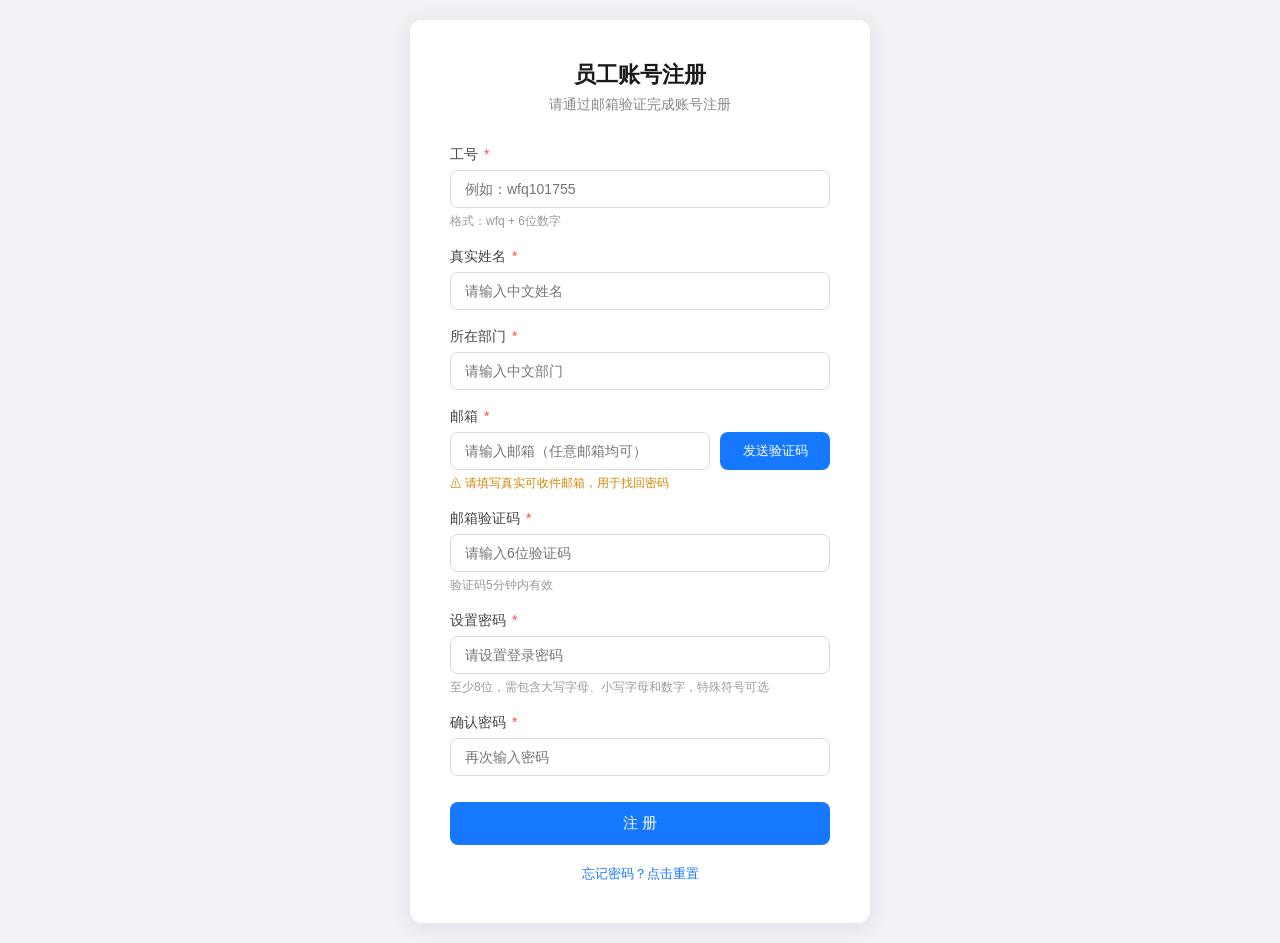
<file: index.html>
﻿<!DOCTYPE html>
<html lang="zh-CN">
<head>
    <meta charset="UTF-8">
    <meta name="viewport" content="width=device-width, initial-scale=1.0">
    <title>员工账号注册</title>
    <style>
        * { box-sizing: border-box; margin: 0; padding: 0; }
        body {
            font-family: -apple-system, 'PingFang SC', 'Microsoft YaHei', sans-serif;
            background: #f0f2f5;
            display: flex;
            justify-content: center;
            align-items: center;
            min-height: 100vh;
            padding: 20px;
        }
        .card {
            background: white;
            border-radius: 12px;
            padding: 40px;
            width: 100%;
            max-width: 460px;
            box-shadow: 0 4px 24px rgba(0,0,0,0.08);
        }
        .header { text-align: center; margin-bottom: 32px; }
        .header h1 { font-size: 22px; color: #1a1a1a; font-weight: 600; }
        .header p { color: #888; font-size: 14px; margin-top: 6px; }
        .form-group { margin-bottom: 18px; }
        label { display: block; font-size: 14px; color: #444; margin-bottom: 6px; font-weight: 500; }
        label .required { color: #ff4d4f; margin-left: 2px; }
        input {
            width: 100%;
            padding: 10px 14px;
            border: 1px solid #d9d9d9;
            border-radius: 8px;
            font-size: 14px;
            color: #333;
            transition: border-color 0.2s;
            outline: none;
        }
        input:focus { border-color: #1677ff; box-shadow: 0 0 0 2px rgba(22,119,255,0.1); }
        input.error { border-color: #ff4d4f; }
        .hint { font-size: 12px; color: #999; margin-top: 5px; }
        .email-hint {
            color: #d48806;
            white-space: nowrap;
            overflow: hidden;
            text-overflow: ellipsis;
        }
        .code-row { display: flex; gap: 10px; }
        .code-row input { flex: 1; }
        #sendCodeBtn {
            padding: 10px 16px;
            background: #1677ff;
            color: white;
            border: none;
            border-radius: 8px;
            font-size: 13px;
            cursor: pointer;
            white-space: nowrap;
            min-width: 110px;
            transition: background 0.2s;
        }
        #sendCodeBtn:hover:not(:disabled) { background: #0958d9; }
        #sendCodeBtn:disabled { background: #b0c4e8; cursor: not-allowed; }
        #submitBtn {
            width: 100%;
            padding: 12px;
            background: #1677ff;
            color: white;
            border: none;
            border-radius: 8px;
            font-size: 15px;
            font-weight: 500;
            cursor: pointer;
            margin-top: 8px;
            transition: background 0.2s;
        }
        #submitBtn:hover:not(:disabled) { background: #0958d9; }
        #submitBtn:disabled { background: #b0c4e8; cursor: not-allowed; }
        .message {
            padding: 12px 16px;
            border-radius: 8px;
            font-size: 14px;
            margin-bottom: 16px;
            display: none;
        }
        .message.success { background: #f6ffed; border: 1px solid #b7eb8f; color: #389e0d; }
        .message.error   { background: #fff2f0; border: 1px solid #ffccc7; color: #cf1322; }
        .message.show    { display: block; }
        .success-panel { text-align: center; display: none; }
        .success-panel.show { display: block; }
        .success-icon { font-size: 56px; margin-bottom: 16px; }
        .success-panel h2 { color: #389e0d; margin-bottom: 8px; }
        .success-panel p { color: #666; font-size: 14px; }
        .footer-link { text-align: center; margin-top: 20px; font-size: 13px; color: #999; }
        .footer-link a { color: #1677ff; text-decoration: none; }
        .footer-link a:hover { text-decoration: underline; }
    </style>
</head>
<body>
<div class="card">
    <div class="header">
        <h1>员工账号注册</h1>
        <!-- 改：任意邮箱均可，不限公司邮箱 -->
        <p>请通过邮箱验证完成账号注册</p>
    </div>

    <div id="message" class="message"></div>

    <form id="registerForm">

        <!-- 工号 -->
        <div class="form-group">
            <label>工号 <span class="required">*</span></label>
            <input type="text" id="employeeId" placeholder="例如：wfq101755" maxlength="9">
            <div class="hint">格式：wfq + 6位数字</div>
        </div>

        <!-- 姓名：限1-5个字符 -->
        <div class="form-group">
            <label>真实姓名 <span class="required">*</span></label>
            <input type="text" id="fullName" placeholder="请输入中文姓名" maxlength="5" oninput="filterChineseInput(this)">
        </div>

        <!-- 部门：限1-5个字符，新增字段 -->
        <div class="form-group">
            <label>所在部门 <span class="required">*</span></label>
            <input type="text" id="department" placeholder="请输入中文部门" maxlength="5" oninput="filterChineseInput(this)">
        </div>

        <!-- 邮箱：任意邮箱均可 -->
        <div class="form-group">
            <label>邮箱 <span class="required">*</span></label>
            <div class="code-row">
                <input type="email" id="email" placeholder="请输入邮箱（任意邮箱均可）">
                <button type="button" id="sendCodeBtn" onclick="sendCode()">发送验证码</button>
            </div>
            <!-- 需求1：提示此邮箱用于找回密码 -->
            <div class="hint email-hint">
                ⚠ 请填写真实可收件邮箱，用于找回密码
            </div>
        </div>

        <!-- 验证码 -->
        <div class="form-group">
            <label>邮箱验证码 <span class="required">*</span></label>
            <input type="text" id="code" placeholder="请输入6位验证码" maxlength="6">
            <div class="hint">验证码5分钟内有效</div>
        </div>

        <!-- 密码 -->
        <div class="form-group">
            <label>设置密码 <span class="required">*</span></label>
            <input type="password" id="password" placeholder="请设置登录密码">
            <div class="hint">至少8位，需包含大写字母、小写字母和数字，特殊符号可选</div>
        </div>

        <!-- 确认密码 -->
        <div class="form-group">
            <label>确认密码 <span class="required">*</span></label>
            <input type="password" id="confirmPassword" placeholder="再次输入密码">
        </div>

        <button type="button" id="submitBtn" onclick="submitRegister()">注 册</button>
    </form>

    <!-- 底部入口：忘记密码 -->
    <div class="footer-link">
        <a href="/reset">忘记密码？点击重置</a>
    </div>

    <!-- 注册成功面板 -->
    <div class="success-panel" id="successPanel">
        <div class="success-icon">✅</div>
        <h2>注册成功！</h2>
        <p id="successMsg"></p>
        <!-- 改：公司系统 → 公司电脑 -->
        <p style="margin-top:12px; color:#999;">请使用工号和刚设置的密码登录公司电脑</p>
    </div>
</div>

<script>
let countdown = 0;

function filterChineseInput(input) {
    input.value = input.value.replace(/[^\u4e00-\u9fff]/g, '').slice(0, 5);
}

function isChineseOnly(value, minLen, maxLen) {
    if (!value || value.length < minLen || value.length > maxLen) return false;
    return /^[\u4e00-\u9fff]+$/.test(value);
}

function showMessage(text, type) {
    const el = document.getElementById('message');
    el.textContent = text;
    el.className = `message ${type} show`;
    setTimeout(() => el.classList.remove('show'), 4000);
}

async function sendCode() {
    const employeeId = document.getElementById('employeeId').value.trim().toLowerCase();
    const fullName   = document.getElementById('fullName').value.trim();
    const email = document.getElementById('email').value.trim();
    const btn = document.getElementById('sendCodeBtn');

    if (!employeeId) return showMessage('请先填写工号', 'error');
    const department = document.getElementById('department').value.trim();

    if (!fullName) return showMessage('请先填写真实姓名', 'error');
    if (!isChineseOnly(fullName, 1, 5))
        return showMessage('姓名只能填写中文，1-5个字', 'error');
    if (!department) return showMessage('请先填写所在部门', 'error');
    if (!isChineseOnly(department, 1, 5))
        return showMessage('部门只能填写中文，1-5个字', 'error');
    if (!email) return showMessage('请先填写邮箱', 'error');

    btn.disabled = true;
    btn.textContent = '发送中...';

    try {
        const res = await fetch('/api/send_code', {
            method: 'POST',
            headers: { 'Content-Type': 'application/json' },
            body: JSON.stringify({ employee_id: employeeId, full_name: fullName, department, email })
        });
        const data = await res.json();
        if (data.success) {
            showMessage(data.message, 'success');
            startCountdown(btn);
        } else {
            showMessage(data.message, 'error');
            btn.disabled = false;
            btn.textContent = '发送验证码';
        }
    } catch(e) {
        showMessage('网络错误，请稍后重试', 'error');
        btn.disabled = false;
        btn.textContent = '发送验证码';
    }
}

function startCountdown(btn) {
    countdown = 60;
    const timer = setInterval(() => {
        btn.textContent = `${--countdown}秒后重试`;
        if (countdown <= 0) {
            clearInterval(timer);
            btn.disabled = false;
            btn.textContent = '重新发送';
        }
    }, 1000);
}

async function submitRegister() {
    const employeeId      = document.getElementById('employeeId').value.trim().toLowerCase();
    const fullName        = document.getElementById('fullName').value.trim();
    const department      = document.getElementById('department').value.trim();
    const email           = document.getElementById('email').value.trim();
    const code            = document.getElementById('code').value.trim();
    const password        = document.getElementById('password').value;
    const confirmPassword = document.getElementById('confirmPassword').value;
    const btn = document.getElementById('submitBtn');

    if (!employeeId || !fullName || !department || !email || !code || !password || !confirmPassword)
        return showMessage('请填写所有必填项', 'error');
    if (password !== confirmPassword)
        return showMessage('两次密码不一致', 'error');

    // 前端也做一次长度校验，提示更快
    if (!isChineseOnly(fullName, 1, 5))
        return showMessage('姓名只能填写中文，1-5个字', 'error');
    if (!isChineseOnly(department, 1, 5))
        return showMessage('部门只能填写中文，1-5个字', 'error');

    btn.disabled = true;
    btn.textContent = '注册中，请稍候...';

    try {
        const res = await fetch('/api/register', {
            method: 'POST',
            headers: { 'Content-Type': 'application/json' },
            body: JSON.stringify({
                employee_id: employeeId,
                full_name: fullName,
                department: department,
                email,
                code,
                password,
                confirm_password: confirmPassword
            })
        });
        const data = await res.json();
        if (data.success) {
            document.getElementById('registerForm').style.display = 'none';
            document.getElementById('successMsg').textContent = `工号 ${employeeId} 已成功创建`;
            document.getElementById('successPanel').classList.add('show');
        } else {
            showMessage(data.message, 'error');
            btn.disabled = false;
            btn.textContent = '注 册';
        }
    } catch(e) {
        showMessage('网络错误，请稍后重试', 'error');
        btn.disabled = false;
        btn.textContent = '注 册';
    }
}
</script>
</body>
</html>
</file>
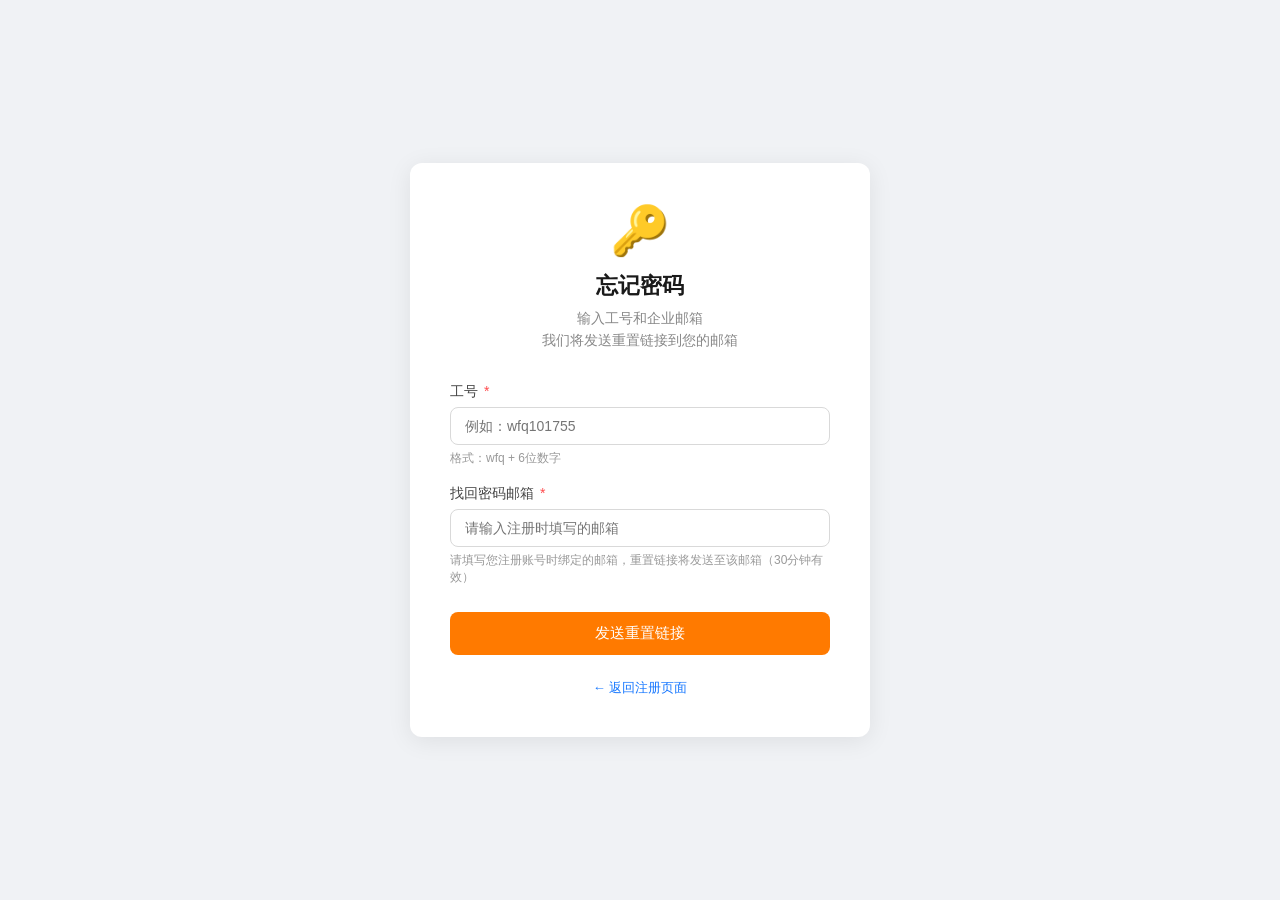
<file: reset.html>
<!DOCTYPE html>
<html lang="zh-CN">
<head>
    <meta charset="UTF-8">
    <meta name="viewport" content="width=device-width, initial-scale=1.0">
    <title>忘记密码 - 申请重置</title>
    <style>
        * { box-sizing: border-box; margin: 0; padding: 0; }
        body {
            font-family: -apple-system, 'PingFang SC', 'Microsoft YaHei', sans-serif;
            background: #f0f2f5;
            display: flex;
            justify-content: center;
            align-items: center;
            min-height: 100vh;
            padding: 20px;
        }
        .card {
            background: white;
            border-radius: 12px;
            padding: 40px;
            width: 100%;
            max-width: 460px;
            box-shadow: 0 4px 24px rgba(0,0,0,0.08);
        }
        .header { text-align: center; margin-bottom: 32px; }
        .header .icon { font-size: 48px; margin-bottom: 12px; }
        .header h1 { font-size: 22px; color: #1a1a1a; font-weight: 600; }
        .header p { color: #888; font-size: 14px; margin-top: 6px; line-height: 1.6; }

        .form-group { margin-bottom: 18px; }
        label { display: block; font-size: 14px; color: #444; margin-bottom: 6px; font-weight: 500; }
        label .required { color: #ff4d4f; margin-left: 2px; }
        input {
            width: 100%;
            padding: 10px 14px;
            border: 1px solid #d9d9d9;
            border-radius: 8px;
            font-size: 14px;
            color: #333;
            transition: border-color 0.2s;
            outline: none;
        }
        input:focus { border-color: #ff7a00; box-shadow: 0 0 0 2px rgba(255,122,0,0.1); }
        .hint { font-size: 12px; color: #999; margin-top: 5px; }

        #submitBtn {
            width: 100%;
            padding: 12px;
            background: #ff7a00;
            color: white;
            border: none;
            border-radius: 8px;
            font-size: 15px;
            font-weight: 500;
            cursor: pointer;
            margin-top: 8px;
            transition: background 0.2s;
        }
        #submitBtn:hover:not(:disabled) { background: #d96800; }
        #submitBtn:disabled { background: #f5c08a; cursor: not-allowed; }

        .message {
            padding: 12px 16px;
            border-radius: 8px;
            font-size: 14px;
            margin-bottom: 16px;
            display: none;
        }
        .message.success { background: #f6ffed; border: 1px solid #b7eb8f; color: #389e0d; }
        .message.error   { background: #fff2f0; border: 1px solid #ffccc7; color: #cf1322; }
        .message.show    { display: block; }

        /* 发送成功后的提示面板 */
        .sent-panel { display: none; text-align: center; }
        .sent-panel.show { display: block; }
        .sent-panel .icon { font-size: 56px; margin-bottom: 16px; }
        .sent-panel h2 { color: #1677ff; margin-bottom: 8px; }
        .sent-panel p { color: #666; font-size: 14px; line-height: 1.8; }

        .footer-link { text-align: center; margin-top: 24px; font-size: 13px; color: #999; }
        .footer-link a { color: #1677ff; text-decoration: none; }
        .footer-link a:hover { text-decoration: underline; }
    </style>
</head>
<body>
<div class="card">
    <div class="header">
        <div class="icon">🔑</div>
        <h1>忘记密码</h1>
        <p>输入工号和企业邮箱<br>我们将发送重置链接到您的邮箱</p>
    </div>

    <div id="message" class="message"></div>

    <!-- 申请表单 -->
    <form id="resetForm">
        <div class="form-group">
            <label>工号 <span class="required">*</span></label>
            <input type="text" id="employeeId" placeholder="例如：wfq101755" maxlength="9">
            <div class="hint">格式：wfq + 6位数字</div>
        </div>

        <div class="form-group">
            <label>找回密码邮箱 <span class="required">*</span></label>
            <input type="email" id="email" placeholder="请输入注册时填写的邮箱">
            <div class="hint">请填写您注册账号时绑定的邮箱，重置链接将发送至该邮箱（30分钟有效）</div>
        </div>

        <button type="button" id="submitBtn" onclick="submitRequest()">发送重置链接</button>
    </form>

    <!-- 发送成功面板 -->
    <div class="sent-panel" id="sentPanel">
        <div class="icon">📧</div>
        <h2>邮件已发送！</h2>
        <p id="sentMsg"></p>
        <p style="margin-top:12px; color:#999; font-size:13px;">
            没收到？请检查垃圾邮件文件夹<br>
            或等待1分钟后重新申请
        </p>
    </div>

    <div class="footer-link">
        <a href="/">← 返回注册页面</a>
    </div>
</div>

<script>
function showMessage(text, type) {
    const el = document.getElementById('message');
    el.textContent = text;
    el.className = `message ${type} show`;
    setTimeout(() => el.classList.remove('show'), 5000);
}

async function submitRequest() {
    const employeeId = document.getElementById('employeeId').value.trim().toLowerCase();
    const email = document.getElementById('email').value.trim().toLowerCase();
    const btn = document.getElementById('submitBtn');

    if (!employeeId) return showMessage('请填写工号', 'error');
    if (!email) return showMessage('请填写企业邮箱', 'error');

    btn.disabled = true;
    btn.textContent = '发送中...';

    try {
        const res = await fetch('/api/reset/request', {
            method: 'POST',
            headers: { 'Content-Type': 'application/json' },
            body: JSON.stringify({ employee_id: employeeId, email })
        });
        const data = await res.json();

        if (data.success) {
            // 隐藏表单，显示发送成功面板
            document.getElementById('resetForm').style.display = 'none';
            document.getElementById('sentMsg').textContent = data.message;
            document.getElementById('sentPanel').classList.add('show');
        } else {
            showMessage(data.message, 'error');
            btn.disabled = false;
            btn.textContent = '发送重置链接';
        }
    } catch(e) {
        showMessage('网络错误，请稍后重试', 'error');
        btn.disabled = false;
        btn.textContent = '发送重置链接';
    }
}
</script>
</body>
</html>
</file>
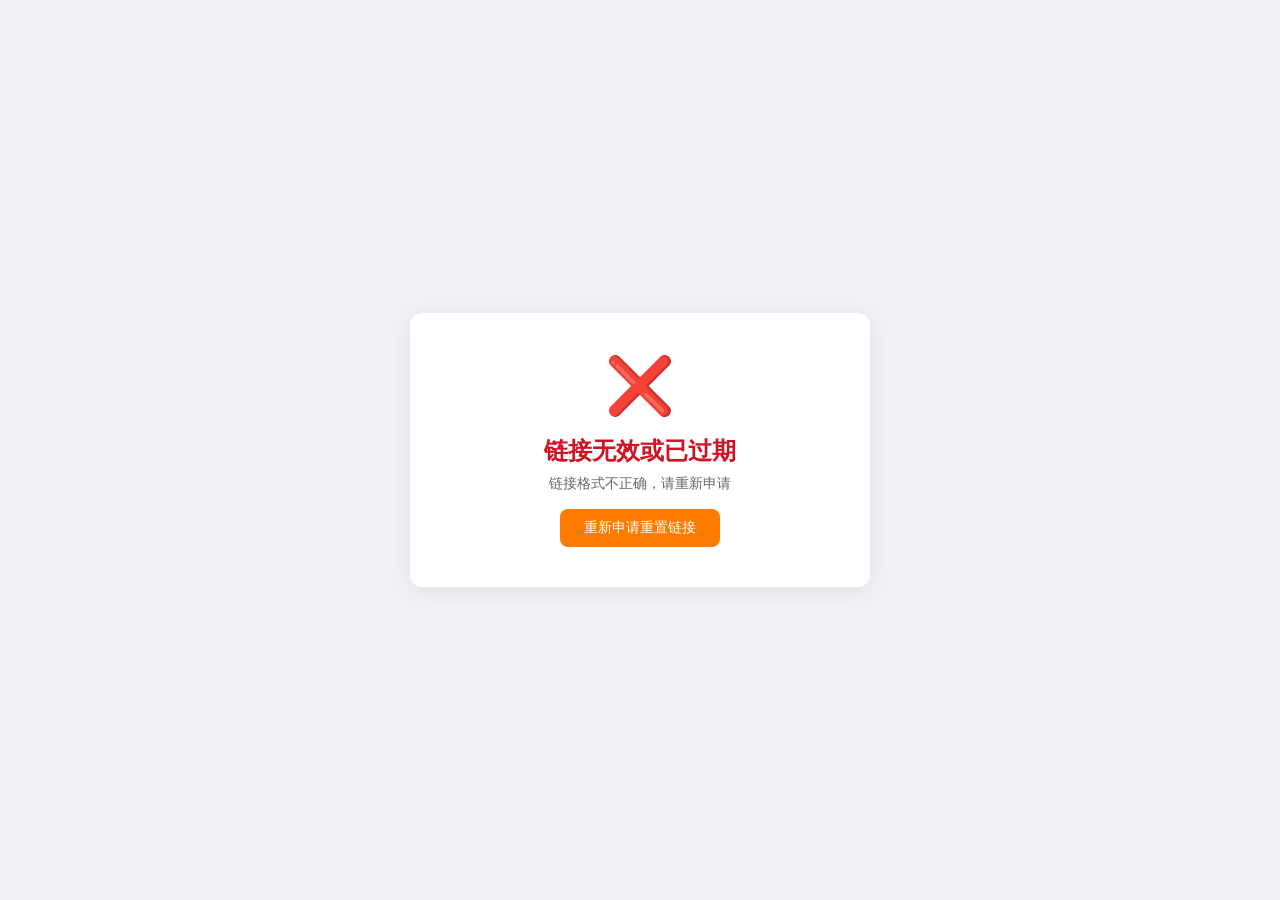
<file: reset_confirm.html>
<!DOCTYPE html>
<html lang="zh-CN">
<head>
    <meta charset="UTF-8">
    <meta name="viewport" content="width=device-width, initial-scale=1.0">
    <title>重置密码</title>
    <style>
        * { box-sizing: border-box; margin: 0; padding: 0; }
        body {
            font-family: -apple-system, 'PingFang SC', 'Microsoft YaHei', sans-serif;
            background: #f0f2f5;
            display: flex;
            justify-content: center;
            align-items: center;
            min-height: 100vh;
            padding: 20px;
        }
        .card {
            background: white;
            border-radius: 12px;
            padding: 40px;
            width: 100%;
            max-width: 460px;
            box-shadow: 0 4px 24px rgba(0,0,0,0.08);
        }
        .header { text-align: center; margin-bottom: 32px; }
        .header h1 { font-size: 22px; color: #1a1a1a; font-weight: 600; }
        .header p { color: #888; font-size: 14px; margin-top: 6px; }

        /* 工号展示区（只读，让用户知道在改哪个账号） */
        .account-info {
            background: #f0f7ff;
            border: 1px solid #bae0ff;
            border-radius: 8px;
            padding: 12px 16px;
            margin-bottom: 20px;
            font-size: 14px;
            color: #0958d9;
        }

        .form-group { margin-bottom: 18px; }
        label { display: block; font-size: 14px; color: #444; margin-bottom: 6px; font-weight: 500; }
        label .required { color: #ff4d4f; margin-left: 2px; }
        input {
            width: 100%;
            padding: 10px 14px;
            border: 1px solid #d9d9d9;
            border-radius: 8px;
            font-size: 14px;
            color: #333;
            transition: border-color 0.2s;
            outline: none;
        }
        input:focus { border-color: #ff7a00; box-shadow: 0 0 0 2px rgba(255,122,0,0.1); }
        .hint { font-size: 12px; color: #999; margin-top: 5px; }

        #submitBtn {
            width: 100%;
            padding: 12px;
            background: #ff7a00;
            color: white;
            border: none;
            border-radius: 8px;
            font-size: 15px;
            font-weight: 500;
            cursor: pointer;
            margin-top: 8px;
            transition: background 0.2s;
        }
        #submitBtn:hover:not(:disabled) { background: #d96800; }
        #submitBtn:disabled { background: #f5c08a; cursor: not-allowed; }

        .message {
            padding: 12px 16px;
            border-radius: 8px;
            font-size: 14px;
            margin-bottom: 16px;
            display: none;
        }
        .message.success { background: #f6ffed; border: 1px solid #b7eb8f; color: #389e0d; }
        .message.error   { background: #fff2f0; border: 1px solid #ffccc7; color: #cf1322; }
        .message.show    { display: block; }

        /* 加载中提示（验证token时显示） */
        .loading { text-align: center; padding: 40px 0; color: #888; }

        /* 链接无效/过期的错误面板 */
        .error-panel { display: none; text-align: center; }
        .error-panel.show { display: block; }
        .error-panel .icon { font-size: 56px; margin-bottom: 16px; }
        .error-panel h2 { color: #cf1322; margin-bottom: 8px; }
        .error-panel p { color: #666; font-size: 14px; margin-bottom: 16px; }
        .error-panel a {
            display: inline-block;
            padding: 10px 24px;
            background: #ff7a00;
            color: white;
            border-radius: 8px;
            text-decoration: none;
            font-size: 14px;
        }

        /* 成功面板 */
        .success-panel { display: none; text-align: center; }
        .success-panel.show { display: block; }
        .success-panel .icon { font-size: 56px; margin-bottom: 16px; }
        .success-panel h2 { color: #389e0d; margin-bottom: 8px; }
        .success-panel p { color: #666; font-size: 14px; }

        .footer-link { text-align: center; margin-top: 24px; font-size: 13px; color: #999; }
        .footer-link a { color: #1677ff; text-decoration: none; }
    </style>
</head>
<body>
<div class="card">

    <!-- 验证token时显示加载中 -->
    <div class="loading" id="loadingPanel">
        <p>⏳ 验证链接有效性...</p>
    </div>

    <!-- 链接无效或过期 -->
    <div class="error-panel" id="errorPanel">
        <div class="icon">❌</div>
        <h2>链接无效或已过期</h2>
        <p id="errorMsg"></p>
        <a href="/reset">重新申请重置链接</a>
    </div>

    <!-- 正常的重置密码表单（token有效时显示） -->
    <div id="mainPanel" style="display:none;">
        <div class="header">
            <h1>🔐 设置新密码</h1>
            <p>请为您的账号设置新密码</p>
        </div>

        <!-- 显示正在重置哪个工号 -->
        <div class="account-info" id="accountInfo"></div>

        <div id="message" class="message"></div>

        <form id="resetForm">
            <div class="form-group">
                <label>新密码 <span class="required">*</span></label>
                <input type="password" id="newPassword" placeholder="请设置新密码">
                <div class="hint">至少8位，需包含大写字母、小写字母和数字，特殊符号可选</div>
            </div>

            <div class="form-group">
                <label>确认新密码 <span class="required">*</span></label>
                <input type="password" id="confirmPassword" placeholder="再次输入新密码">
            </div>

            <button type="button" id="submitBtn" onclick="submitReset()">确认修改密码</button>
        </form>

        <div class="footer-link">
            <a href="/reset">← 重新申请</a>
        </div>
    </div>

    <!-- 修改成功面板 -->
    <div class="success-panel" id="successPanel">
        <div class="icon">✅</div>
        <h2>密码修改成功！</h2>
        <p>请使用新密码登录公司系统</p>
        <p style="margin-top:12px;">
            <a href="/" style="color:#1677ff;">← 返回首页</a>
        </p>
    </div>

</div>

<script>
// ============================================================
// 页面加载时自动读取URL里的token，验证是否有效
// ============================================================

// 从URL参数里拿token
// 例如：/reset/confirm?token=abc123  →  token = "abc123"
const urlParams = new URLSearchParams(window.location.search);
const token = urlParams.get('token');

// 页面一加载就验证token
window.addEventListener('DOMContentLoaded', async () => {
    if (!token) {
        // URL里没有token，直接显示错误
        showError('链接格式不正确，请重新申请');
        return;
    }

    try {
        // 调后端验证token
        const res = await fetch('/api/reset/verify_token', {
            method: 'POST',
            headers: { 'Content-Type': 'application/json' },
            body: JSON.stringify({ token })
        });
        const data = await res.json();

        document.getElementById('loadingPanel').style.display = 'none';

        if (data.valid) {
            // token有效，显示重置表单，并显示工号
            document.getElementById('accountInfo').textContent =
                `正在重置账号：${data.employee_id}`;
            document.getElementById('mainPanel').style.display = 'block';
        } else {
            showError(data.message);
        }
    } catch(e) {
        showError('网络错误，请稍后重试');
    }
});

function showError(msg) {
    document.getElementById('loadingPanel').style.display = 'none';
    document.getElementById('errorMsg').textContent = msg;
    document.getElementById('errorPanel').classList.add('show');
}

function showMessage(text, type) {
    const el = document.getElementById('message');
    el.textContent = text;
    el.className = `message ${type} show`;
    setTimeout(() => el.classList.remove('show'), 5000);
}

async function submitReset() {
    const newPassword = document.getElementById('newPassword').value;
    const confirmPassword = document.getElementById('confirmPassword').value;
    const btn = document.getElementById('submitBtn');

    if (!newPassword || !confirmPassword) return showMessage('请填写所有必填项', 'error');
    if (newPassword !== confirmPassword) return showMessage('两次密码不一致', 'error');

    btn.disabled = true;
    btn.textContent = '提交中...';

    try {
        const res = await fetch('/api/reset/confirm', {
            method: 'POST',
            headers: { 'Content-Type': 'application/json' },
            body: JSON.stringify({
                token,              // 把URL里的token带上提交
                new_password: newPassword,
                confirm_password: confirmPassword
            })
        });
        const data = await res.json();

        if (data.success) {
            // 成功：隐藏表单，显示成功面板
            document.getElementById('mainPanel').style.display = 'none';
            document.getElementById('successPanel').classList.add('show');
        } else {
            showMessage(data.message, 'error');
            btn.disabled = false;
            btn.textContent = '确认修改密码';
        }
    } catch(e) {
        showMessage('网络错误，请稍后重试', 'error');
        btn.disabled = false;
        btn.textContent = '确认修改密码';
    }
}
</script>
</body>
</html>
</file>
